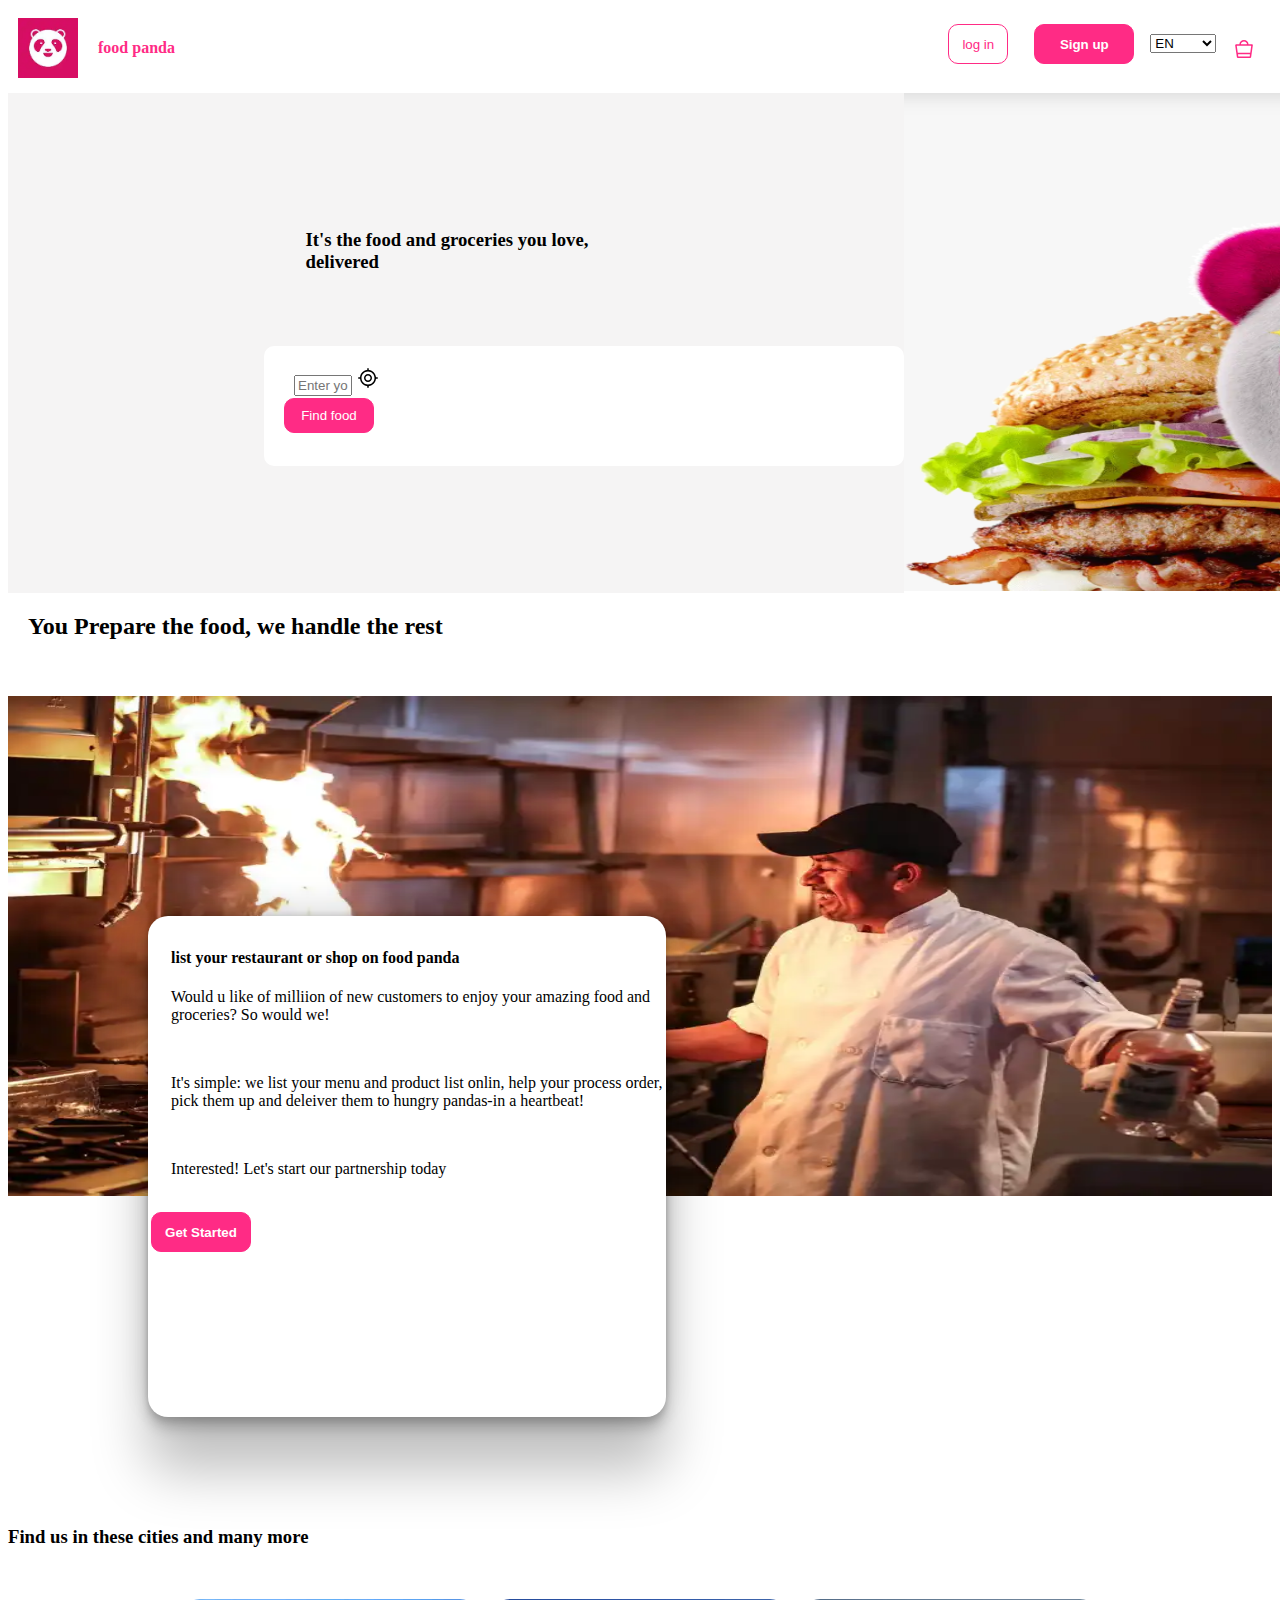
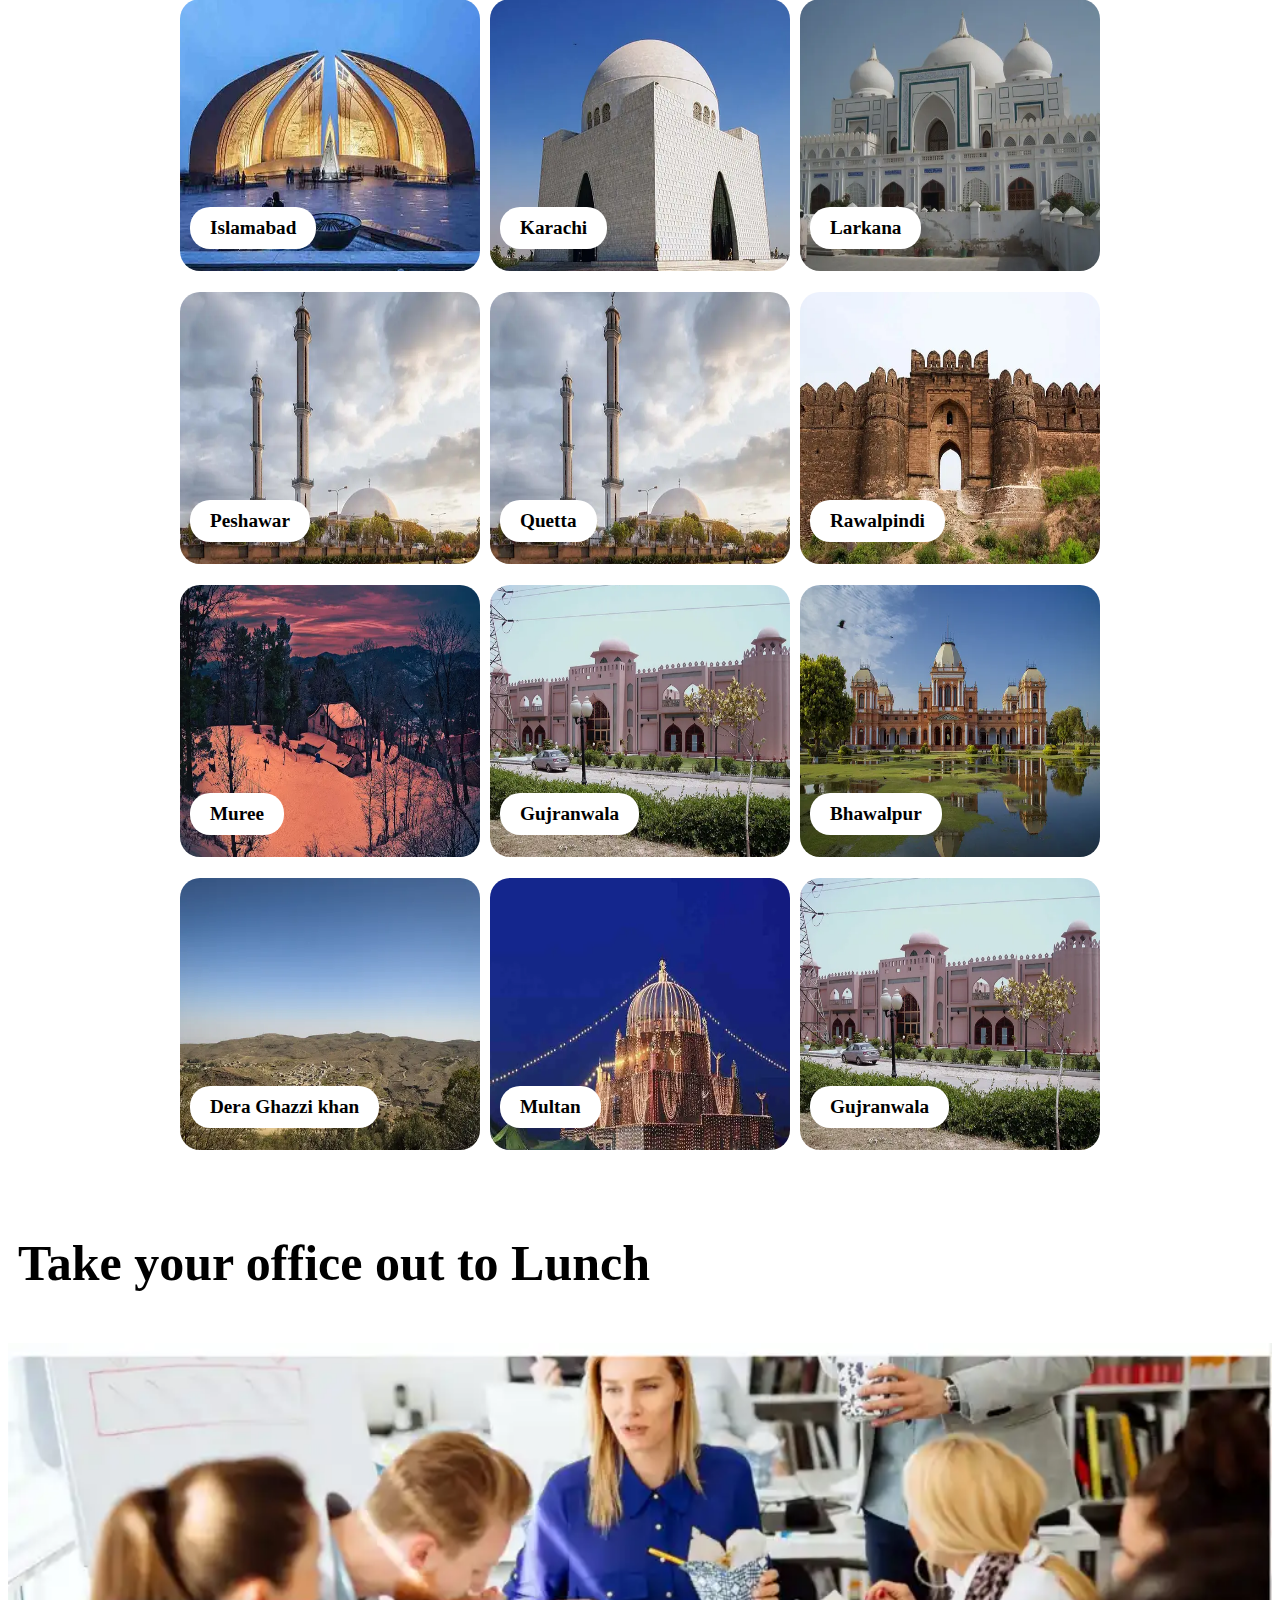
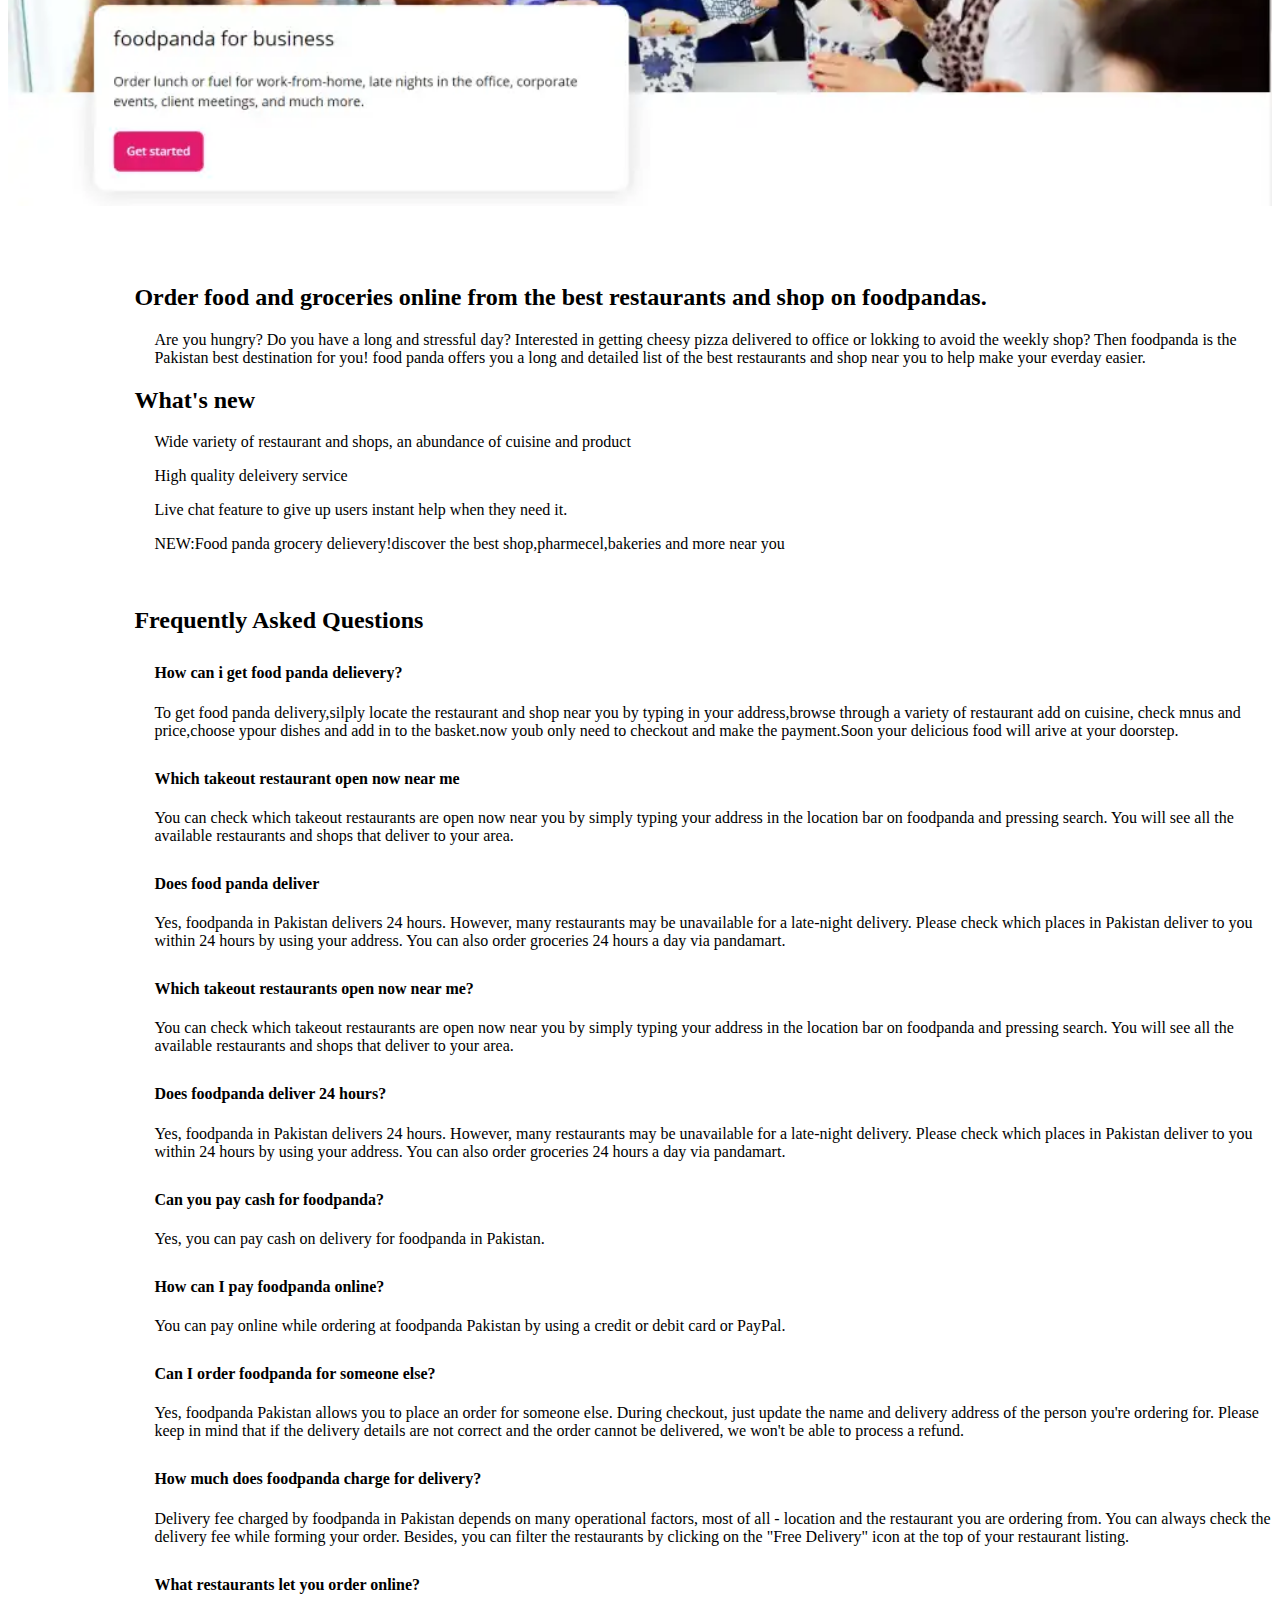
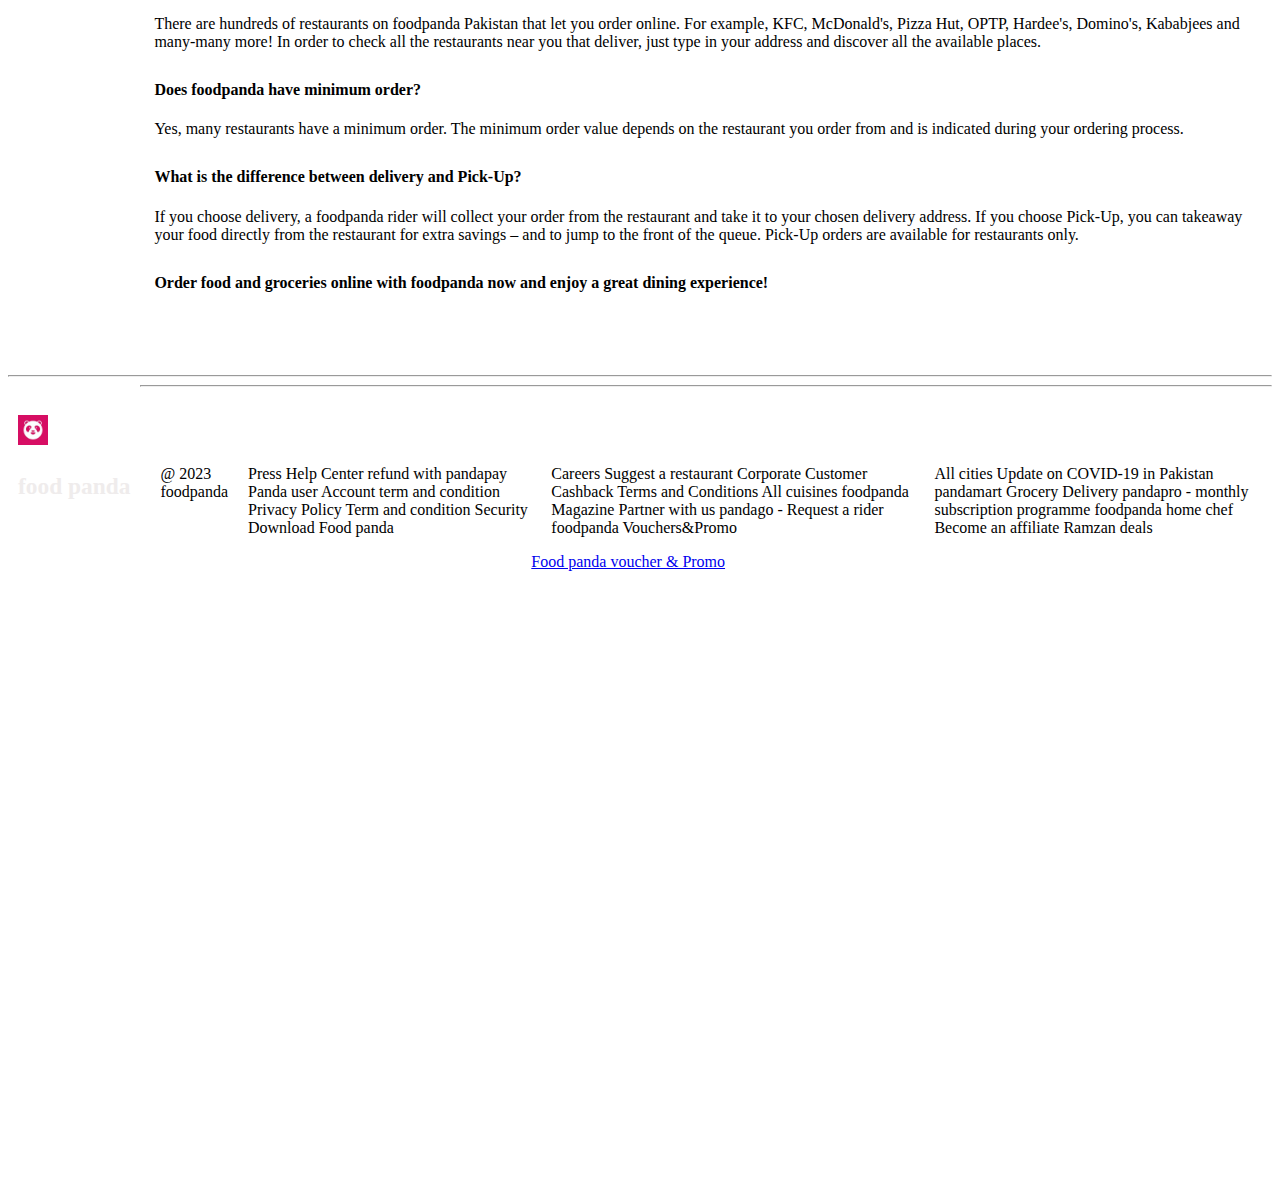
<file: index.html>
<!DOCTYPE html>
<html lang="en">

<head>
    <!-- Required meta tags -->
    <meta charset="utf-8">
    <meta name="viewport" content="width=device-width, initial-scale=1">

    <!-- Bootstrap CSS  -->
    <link href="https://cdn.jsdelivr.net/npm/bootstrap@5.0.2/dist/css/bootstrap.min.css" rel="stylesheet"
        integrity="sha384-EVSTQN3/azprG1Anm3QDgpJLIm9Nao0Yz1ztcQTwFspd3yD65VohhpuuCOmLASjC" crossorigin="anonymous">
    <link rel="stylesheet" href="style.css">
    <title>Food panda!</title>
</head>

<body>
  
    <div class="top" style="display: flex;">
        <div class="logo">
            <img src="./fd.jpeg" alt="picture" width="60px">
        </div>
        <br>
        <br>
        <div class="text">
            <h1 id="ass" d-flex>food panda</h1>
        </div>
        <div class="btn" style="margin-top: 1.3%; margin-left: 60%; display: flex;">
            <div class="sign">
                <a href="./signup.html"><button class="log">log in </button></a>

            </div>
            <div class="gap1"></div>
            <div class="login" style="margin-left: 10px;">
                <a href="./signup.html"><button class="log1">Sign up </button></a>

            </div>
        </div>
        <div class="gap1"></div>
        <div class="nav-search" style="margin-top: 1.9%;">
            <div class="lang" style="margin-top: 2.6%;">
                <select name="devices">
                    <option value="ipod">EN</option>
                    <option value="radio">English</option>
                </select>
            </div>

            <!-- <ul class="dropdown-menu " aria-labelledby="dropdownMenuButton2">
                <div><li><a class="drop-1" href="#">English</a></li>
                    </div>

            </ul> -->
        </div>
        <div class="gap1"></div>
        <div class="cart">
            <svg aria-hidden="true" focusable="false" class="fl-brand-primary" width="24" height="24"
                viewBox="0 0 24 24" xmlns="http://www.w3.org/2000/svg">
                <path fill-rule="evenodd" clip-rule="evenodd"
                    d="M12.0021 2C14.5418 2 16.4241 3.6512 16.5538 6.15854H19.8491C20.4014 6.15854 20.8491 6.60625 20.8491 7.15854C20.8491 7.20585 20.8457 7.25311 20.8391 7.29996L19.1248 19.1414C19.0544 19.6341 18.6325 20 18.1348 20H5.86942C5.37176 20 4.94984 19.6341 4.87947 19.1414L3.16518 7.29996C3.08707 6.75322 3.46697 6.24669 4.0137 6.16859C4.06055 6.16189 4.10781 6.15854 4.15513 6.15854L7.36129 6.16397C7.49108 3.65663 9.46248 2 12.0021 2ZM17.5607 16.25H6.44235C6.22143 16.25 6.04235 16.4291 6.04235 16.65C6.04235 16.669 6.04369 16.6879 6.04638 16.7067L6.25397 18.1567C6.28217 18.3537 6.45092 18.5 6.64993 18.5H17.3533C17.5523 18.5 17.7211 18.3537 17.7492 18.1566L17.9567 16.7066C17.988 16.488 17.836 16.2853 17.6174 16.254C17.5986 16.2513 17.5797 16.25 17.5607 16.25ZM18.8109 7.65854H5.19233C4.97142 7.65854 4.79233 7.83762 4.79233 8.05854C4.79233 8.32251 4.79367 8.09637 4.79635 8.11511L5.71793 14.4066C5.74609 14.6036 5.91486 14.75 6.11391 14.75H17.8891C18.0882 14.75 18.2569 14.6036 18.2851 14.4066L19.2069 8.11513C19.2381 7.89643 19.0862 7.69381 18.8675 7.66256C18.8487 7.65988 18.8298 7.65854 18.8109 7.65854ZM12.0021 3.40323C10.4163 3.40323 9.15495 4.32251 8.91234 5.80175C8.88507 5.96802 8.98943 6.12701 9.15495 6.15854C9.17377 6.16212 9.19289 6.16392 9.21204 6.1639L14.7134 6.15847C14.8772 6.15843 15.0099 6.02566 15.0099 5.86189C15.0099 5.84361 14.9631 5.82209 15.0049 5.80742C14.655 4.32251 13.5918 3.40323 12.0021 3.40323Z">
                </path>
            </svg>
        </div>
    </div>

    <body>

    <div class="note" style="display:flex;" height="70%">

        <div class="part-2">
            <h3 float="left" style="margin-top: 20%; margin-left: 12%; display: flex;">
                It's the food and groceries you love,
                <br>
                delivered
            </h3>
            <br>
            <br>
            <br>
            <div class="main_container">
                <div class="input-group">
                    <div class="input-group mb-3">
                        <input type="text" class="form-control" placeholder="Enter your address"
                            aria-label="Enter your address">

                        <span class="input-group-text"><svg aria-hidden="true" focusable="false" class="fl-none"
                                width="24" height="24" viewBox="0 0 24 24" xmlns="http://www.w3.org/2000/svg"
                                id="locate-me">
                                <path fill-rule="evenodd" clip-rule="evenodd"
                                    d="M12 2C12.4142 2 12.75 2.33579 12.75 2.75L12.7506 3.67925C12.7507 3.88008 12.8998 4.04968 13.0989 4.07562C13.1524 4.08259 13.1986 4.08909 13.2375 4.09514C16.6725 4.62856 19.3848 7.34731 19.9084 10.7855C19.9135 10.8188 19.9189 10.8575 19.9247 10.9019C19.9506 11.1011 20.1204 11.2502 20.3214 11.2502L21.25 11.25C21.6642 11.25 22 11.5858 22 12C22 12.4142 21.6642 12.75 21.25 12.75L20.3212 12.7506C20.1205 12.7507 19.951 12.8995 19.9249 13.0985C19.9211 13.1273 19.9175 13.1532 19.9141 13.1762C19.4013 16.6567 16.647 19.4078 13.1649 19.9158C13.145 19.9187 13.1228 19.9218 13.0984 19.925C12.8995 19.9511 12.7507 20.1206 12.7506 20.3213L12.75 21.25C12.75 21.6642 12.4142 22 12 22C11.5858 22 11.25 21.6642 11.25 21.25L11.2502 20.3213C11.2502 20.1203 11.1011 19.9505 10.9018 19.9246C10.8535 19.9183 10.8115 19.9124 10.7758 19.9069C7.33814 19.379 4.62167 16.6629 4.09327 13.2254C4.08776 13.1896 4.08184 13.1474 4.07552 13.0989C4.04958 12.8997 3.87997 12.7507 3.67912 12.7506L2.75 12.75C2.33579 12.75 2 12.4142 2 12C2 11.5858 2.33579 11.25 2.75 11.25L3.67818 11.2502C3.87895 11.2502 4.04865 11.1015 4.07487 10.9024C4.07777 10.8805 4.08053 10.8604 4.08317 10.8422C4.58738 7.36412 7.32923 4.61075 10.8016 4.08916C10.8307 4.08479 10.8642 4.08013 10.902 4.07519C11.1012 4.04909 11.2502 3.87936 11.2502 3.67848L11.25 2.75C11.25 2.33579 11.5858 2 12 2ZM12 5.5C8.41015 5.5 5.5 8.41015 5.5 12C5.5 15.5899 8.41015 18.5 12 18.5C15.5899 18.5 18.5 15.5899 18.5 12C18.5 8.41015 15.5899 5.5 12 5.5ZM12 8C14.2091 8 16 9.79086 16 12C16 14.2091 14.2091 16 12 16C9.79086 16 8 14.2091 8 12C8 9.79086 9.79086 8 12 8ZM12 9.5C10.6193 9.5 9.5 10.6193 9.5 12C9.5 13.3807 10.6193 14.5 12 14.5C13.3807 14.5 14.5 13.3807 14.5 12C14.5 10.6193 13.3807 9.5 12 9.5Z">
                                </path>
                            </svg></span>
                        <div class="gap"></div>
                        <div class="space.af">
                            <a href="https://maps.app.goo.gl/jz4EgwmJyNvwervB8"><button class="log2">Find food
                                </button></a>
                        </div>
                    </div>
                </div>

            </div>
            <!-- 
            <input type="text" class="form-control" placeholder="Enter your address"
                aria-label="Recipient's username with one button addons">&nbsp;&nbsp;&nbsp;&nbsp;&nbsp;&nbsp;&nbsp;&nbsp;
            <button class="btn btn-outline-secondary" type="button">Button</button> -->

            <br>

        </div>

        <div class="part-1">
            <img src="./Capture.PNG" alt="picture" width="900px" height="500px" float="left" align="center">
        </div>
    </div>

    <h2 style="margin-left:20px"> You Prepare the food, we handle the rest</h2>
    <br>
    <br>
    <div class="img">

        <img src="./fod.jpg" src="pic of chef" width="100%" height="500px">
        <!-- </div> -->
        <div class="overlap-box">
            <h4>list your restaurant or shop on food panda</h4>

            <p class="para">Would u like of milliion of new customers to enjoy your amazing food and groceries?
                So would we!
            </p>
            <br>

            <p class="para">It's simple: we list your menu and product list onlin,
                help your process order, pick them up and deleiver them to hungry pandas-in a heartbeat!
            </p>
            <br>
            <p class="para">Interested! Let's start our partnership today</p>
            <br>
            <a href="./get started.html"><button class="log1">Get Started </button></a>
        </div>
    </div>

    </div>

    <br>
    <br>
    <br>
    <br>
    <br>
    <br>

    <br>
    <br>
    <br>
    <br>
    <br>

    </div>
    <div class="cities">
        <h3>Find us in these cities and many more</h3>
        <div class="container_city" style="display: flex;">
            <a href="./islamabad.html">
                <div class="card">
                    <img src="./isl.jpg" alt="">
                    <p>Islamabad</p>
                </div>
            </a>

            <div class="card">
                <img src="./kar.jpg" alt="">
                <p>Karachi</p>
            </div>

            <div class="card">
                <img src="./lark.jpg" alt="">
                <p>Larkana</p>
            </div>
            <br>
            <br>
            <div class="card">
                <img src="./pes.jpg" alt="">
                <p>Peshawar</p>
            </div>
            <div class="card">
                <img src="./quet.jpg" alt="">
                <p>Quetta</p>
            </div>
            <div class="card">
                <img src="./raw.jpg" alt="">
                <p>Rawalpindi</p>
            </div>
            <div class="card">
                <img src="./mur.jpg" alt="">
                <p>Muree</p>
            </div>
            <div class="card">
                <img src="./guj.jpg" alt="">
                <p>Gujranwala</p>
            </div>
            <div class="card">
                <img src="./bah.jpg" alt="">
                <p>Bhawalpur</p>
            </div>
            <div class="card">
                <img src="./dera.jpg" alt="">
                <p>Dera Ghazzi khan</p>
            </div>
            <div class="card">
                <img src="./mul.jpg" alt="">
                <p>Multan</p>
            </div>
            <div class="card">
                <img src="./guj.jpg" alt="">
                <p>Gujranwala</p>
            </div>
        </div>

        <div class="fourth">


            <!-- <a><img src="./download.jpg" alt="im" width="90%" align="center"></a> -->
        </div>

        <h1>Take your office out to Lunch</h1>
        <br>
        <a><img src="./emp.jpg" alt="im" width="100%"></a>

    </div>
    <br>
    <br>
    <br>
    <div class="footer" style="margin: right 40%;">
        <h2>Order food and groceries online from the best restaurants and shop on foodpandas. </h2>

        <p>Are you hungry? Do you have a long and stressful day? Interested in getting cheesy pizza delivered to office
            or lokking to avoid
            the weekly shop? Then foodpanda is the Pakistan best destination for you! food panda offers you a long and
            detailed list of the best restaurants
            and shop near you to help make your everday easier.
        </p>

        <h2>What's new</h2>
        <p>Wide variety of restaurant and shops, an abundance of cuisine and product</p>
        <p>High quality deleivery service</p>
        <p>Live chat feature to give up users instant help when they need it.</p>
        <p>NEW:Food panda grocery delievery!discover the best shop,pharmecel,bakeries and more near you</p>

        <br>
        <h2>Frequently Asked Questions</h2>
        <h4>How can i get food panda delievery?</h4>
        <p>To get food panda delivery,silply locate the restaurant and shop near you by typing in your address,browse
            through a variety of restaurant add on cuisine,
            check mnus and price,choose ypour dishes and add in to the basket.now youb only need to checkout and make
            the payment.Soon your delicious food will arive at your doorstep.</p>
        </p>
        <h4>Which takeout restaurant open now near me</h4>
        <p>You can check which takeout restaurants are open now near you by simply typing your address in the location
            bar on foodpanda and pressing search. You will see all the available restaurants and shops that deliver to
            your area.</p>

        <h4>Does food panda deliver</h4>
        <p>Yes, foodpanda in Pakistan delivers 24 hours. However, many restaurants may be unavailable for a late-night
            delivery. Please check which places in Pakistan deliver to you within 24 hours by using your address. You
            can also order groceries 24 hours a day via pandamart.</p>
        <h4>Which takeout restaurants open now near me?</h4>
        <p>You can check which takeout restaurants are open now near you by simply typing your address in the location
            bar on foodpanda and pressing search. You will see all the available restaurants and shops that deliver to
            your area.
        </p>
        <h4>Does foodpanda deliver 24 hours?</h4>
        <p>Yes, foodpanda in Pakistan delivers 24 hours. However, many restaurants may be unavailable for a late-night
            delivery. Please check which places in Pakistan deliver to you within 24 hours by using your address. You
            can also order groceries 24 hours a day via pandamart.
        </p>
        <h4>Can you pay cash for foodpanda?</h4>
        <p>Yes, you can pay cash on delivery for foodpanda in Pakistan.</p>

        <h4>How can I pay foodpanda online?</h4>
        <p>You can pay online while ordering at foodpanda Pakistan by using a credit or debit card or PayPal.
        </p>
        <h4>Can I order foodpanda for someone else?</h4>
        <p>
        <p>Yes, foodpanda Pakistan allows you to place an order for someone else. During checkout, just update the name
            and delivery address of the person you're ordering for. Please keep in mind that if the delivery details are
            not correct and the order cannot be delivered, we won't be able to process a refund.
        </p>
        <h4>How much does foodpanda charge for delivery?</h4>
        <p>Delivery fee charged by foodpanda in Pakistan depends on many operational factors, most of all - location and
            the restaurant you are ordering from. You can always check the delivery fee while forming your order.
            Besides, you can filter the restaurants by clicking on the "Free Delivery" icon at the top of your
            restaurant listing.
        </p>
        <h4>What restaurants let you order online?</h4>
        <p>There are hundreds of restaurants on foodpanda Pakistan that let you order online. For example, KFC,
            McDonald's, Pizza Hut, OPTP, Hardee's, Domino's, Kababjees and many-many more! In order to check all the
            restaurants near you that deliver, just type in your address and discover all the available places.
        </p>
        <h4>Does foodpanda have minimum order?</h4>
        <p>Yes, many restaurants have a minimum order. The minimum order value depends on the restaurant you order from
            and is indicated during your ordering process.
        </p>
        <h4>What is the difference between delivery and Pick-Up?</h4>
        <p>If you choose delivery, a foodpanda rider will collect your order from the restaurant and take it to your
            chosen delivery address. If you choose Pick-Up, you can takeaway your food directly from the restaurant for
            extra savings – and to jump to the front of the queue. Pick-Up orders are available for restaurants only.
        </p>
        <h4>Order food and groceries online with foodpanda now and enjoy a great dining experience!</h4>
    </div>
    <br>
    <br>
    <br>

    <hr>
        <div class="effect logo">
            <p></p><img src="./fd.jpeg" alt="picture" width="30px">&nbsp;&nbsp;&nbsp;&nbsp;&nbsp;&nbsp; <h3 id="aaa">food panda</h3></p>
        </div>
            <hr>
            <br>
            <br>
            <br>

    <div class="footr_section" style="display: flex;">
        <div class="first-col">
            <p> @ 2023 foodpanda</p>
        </div>
        <div class="Second">
            <p>Press Help Center refund with pandapay Panda user Account term and condition Privacy Policy Term and
                condition
                Security Download Food panda
            </p>
        </div>

        <div class="third-col">
            <p>Careers Suggest a restaurant Corporate Customer Cashback Terms and Conditions All cuisines foodpanda
                Magazine Partner with us pandago - Request a rider foodpanda Vouchers&Promo</p>
            <a href="#">Food panda voucher & Promo</a>

        </div>

        <div class="end">
            <p>All cities Update on COVID-19 in Pakistan pandamart Grocery Delivery pandapro - monthly subscription
                programme foodpanda home chef Become an affiliate Ramzan deals</p>
        </div>
    </div>

</body>
</html>



<!-- Optional JavaScript; choose one of the two! -->

<!-- Option 1: Bootstrap Bundle with Popper -->
<script src="https://cdn.jsdelivr.net/npm/bootstrap@5.0.2/dist/js/bootstrap.bundle.min.js"
    integrity="sha384-MrcW6ZMFYlzcLA8Nl+NtUVF0sA7MsXsP1UyJoMp4YLEuNSfAP+JcXn/tWtIaxVXM"
    crossorigin="anonymous"></script>

<!-- Option 2: Separate Popper and Bootstrap JS -->
<!--
    <script src="https://cdn.jsdelivr.net/npm/@popperjs/core@2.9.2/dist/umd/popper.min.js" integrity="sha384-IQsoLXl5PILFhosVNubq5LC7Qb9DXgDA9i+tQ8Zj3iwWAwPtgFTxbJ8NT4GN1R8p" crossorigin="anonymous"></script>
    <script src="https://cdn.jsdelivr.net/npm/bootstrap@5.0.2/dist/js/bootstrap.min.js" integrity="sha384-cVKIPhGWiC2Al4u+LWgxfKTRIcfu0JTxR+EQDz/bgldoEyl4H0zUF0QKbrJ0EcQF" crossorigin="anonymous"></script>
    -->

</body>

</html>
</file>
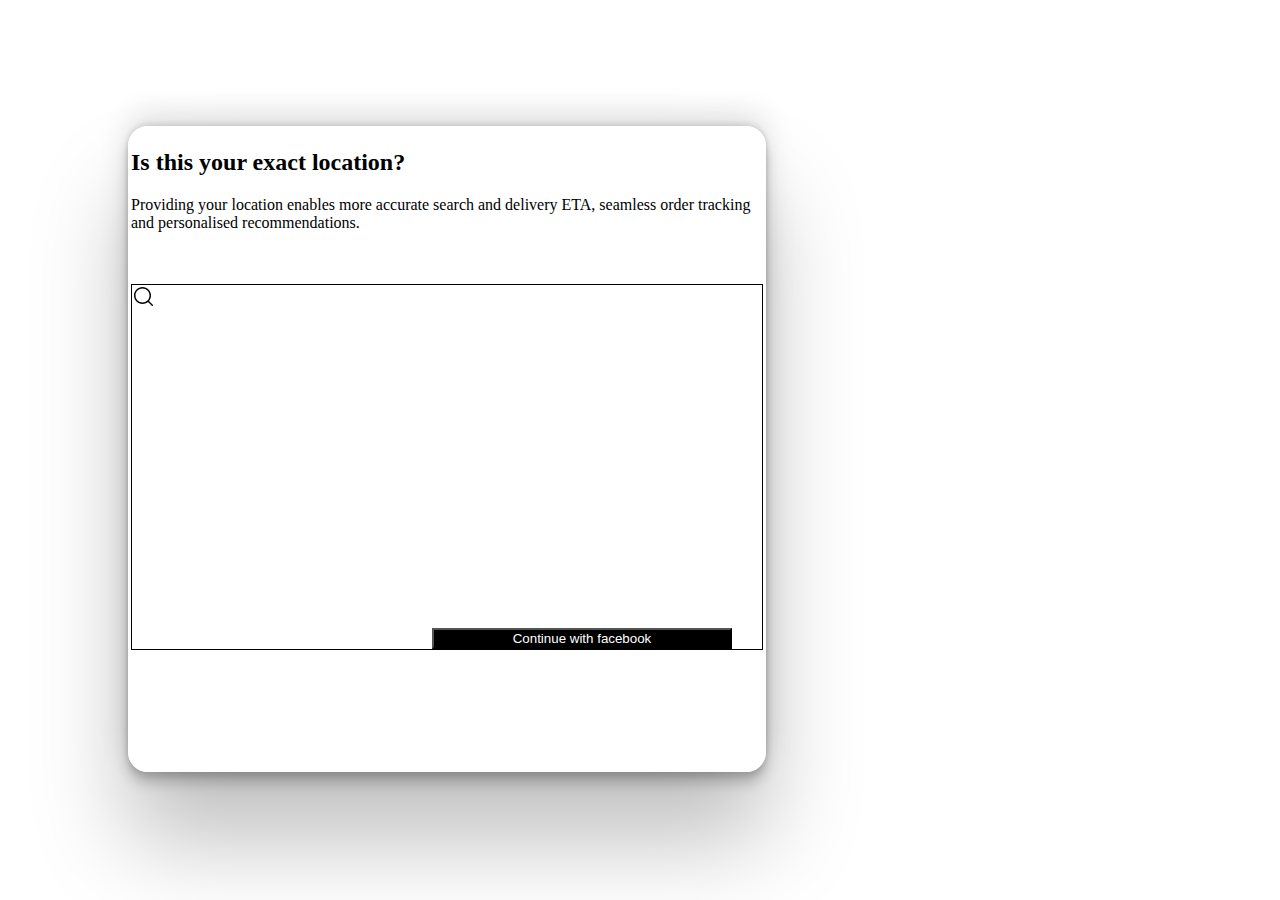
<file: find food.html>
<!DOCTYPE html>
<html lang="en">
<head>
    <meta charset="UTF-8">
    <meta name="viewport" content="width=device-width, initial-scale=1.0">
    <title>Document</title>
</head>
<style>
  .container{
    border: 3px solid rgba(255, 255, 255, 0.895);
    border-radius: 20px;
    box-shadow: rgba(0, 0, 0, 0.25) 0px 68px 95px, rgba(0, 0, 0, 0.12) 0px -12px 30px, rgba(0, 0, 0, 0.12) 0px 4px 6px, rgba(0, 0, 0, 0.17) 0px 12px 13px, rgba(0, 0, 0, 0.09) 0px -3px 5px;
    height:40rem;
    width: 50%;
    margin-left: 120px;
    margin-top: 10%;
  }
  .clearfix1 button{
    width:300px;
    background-color: black;
    color: white;
    margin-left: 300px;
    height:100%;
margin-top: 50%;}
.section{
    background-color: white;
}
.link{
    background-image: url("https://maps.app.goo.gl/jz4EgwmJyNvwervB8");
    background-repeat: no-repeat;
    height: 50%;
    border: 1px solid;
}

</style>
<body>
    <div class="container">
        <div class="header">
            <h2>Is this your exact location?</h2>
            <p>Providing your location enables more accurate search and delivery ETA, seamless order tracking and personalised recommendations.</p>
       
      
        <br>
        <br>
        <div class="link">
        <div class=section>
            <svg aria-hidden="true" focusable="false" class="fl-none" width="24" height="24" viewBox="0 0 24 24" xmlns="http://www.w3.org/2000/svg"><path fill-rule="evenodd" clip-rule="evenodd" d="M10.5 2C15.1944 2 19 5.80558 19 10.5C19 12.4076 18.3716 14.1684 17.3106 15.5867C17.2902 15.614 17.2661 15.6455 17.2383 15.6811C17.1139 15.8403 17.1279 16.0674 17.2708 16.2102L20.8386 19.7747C21.1316 20.0675 21.1318 20.5424 20.839 20.8354C20.5728 21.1018 20.1562 21.1261 19.8625 20.9084L19.7783 20.8358L16.2103 17.2705C16.0675 17.1279 15.8408 17.114 15.6817 17.2381C15.655 17.2588 15.6311 17.2772 15.6099 17.2932C14.1876 18.3648 12.418 19 10.5 19C5.80558 19 2 15.1944 2 10.5C2 5.80558 5.80558 2 10.5 2ZM10.5 3.5C6.63401 3.5 3.5 6.63401 3.5 10.5C3.5 14.366 6.63401 17.5 10.5 17.5C14.366 17.5 17.5 14.366 17.5 10.5C17.5 6.63401 14.366 3.5 10.5 3.5Z"></path></svg>

         </a>
         <div class="clearfix1" >
         
            <button type="submit" class="Continue with facebook">Continue with facebook</button>
          </div>
        </div>
        
    </div>  
        </div>
    </div>
</body>
</html>
</file>
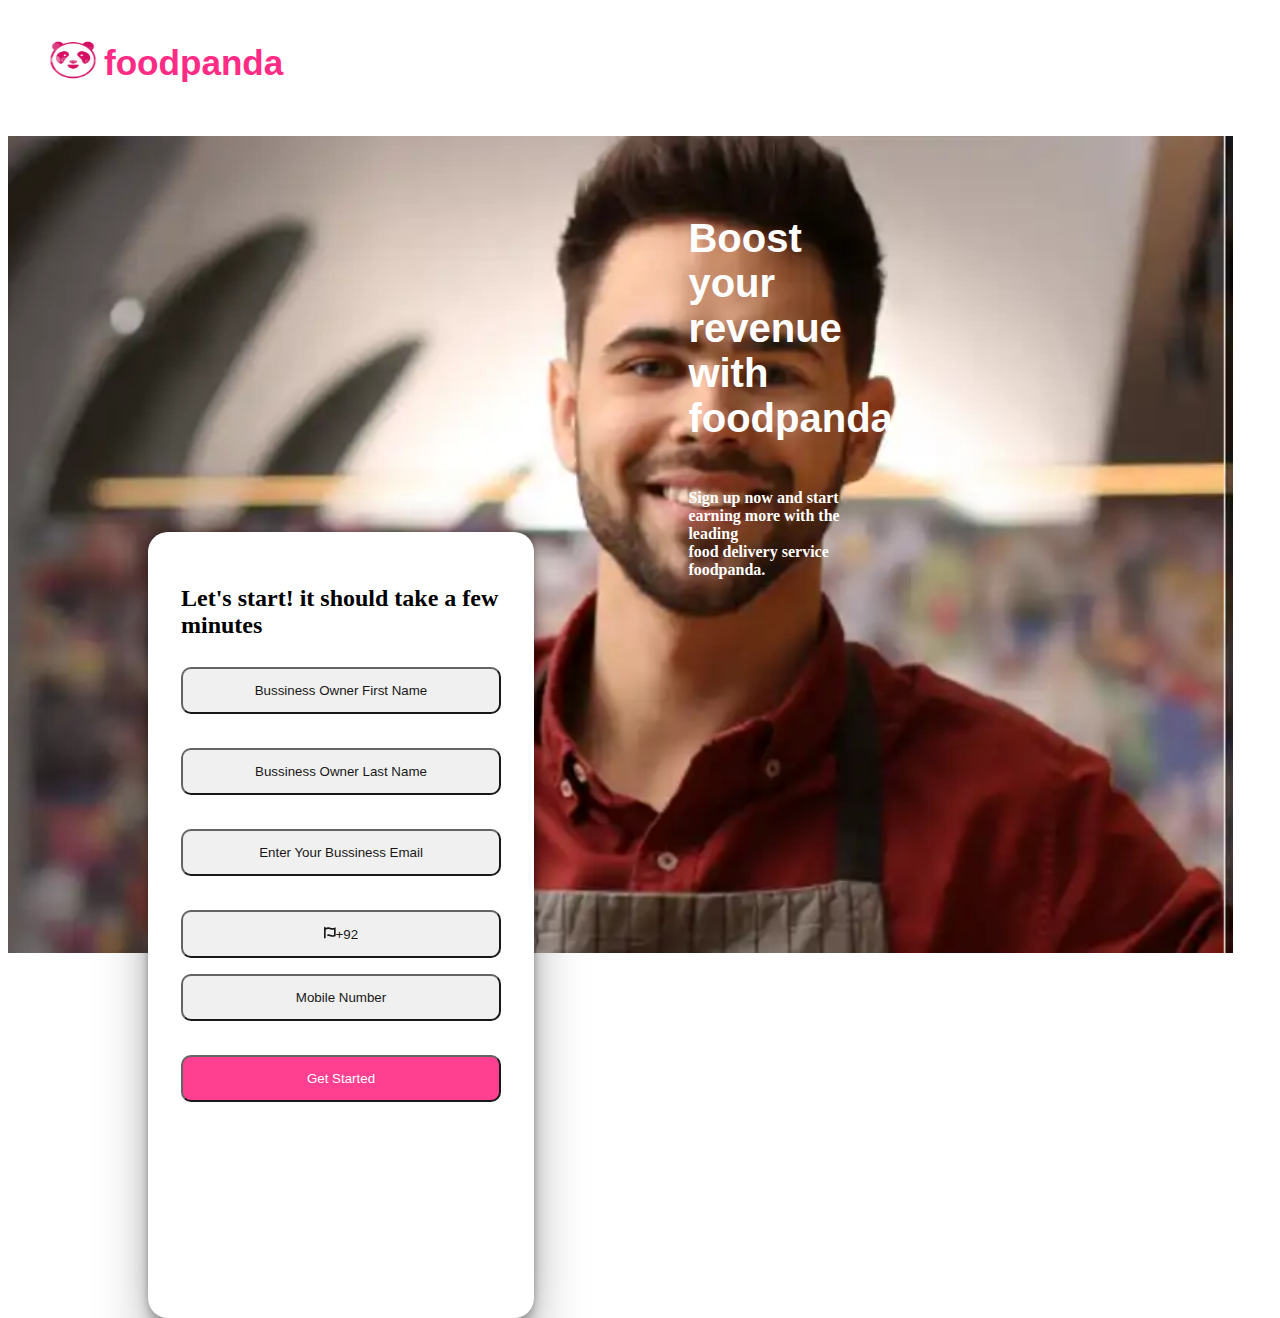
<file: get started.html>
<!DOCTYPE html>
<html lang="en">

<head>
    <meta charset="UTF-8">
    <meta name="viewport" content="width=device-width, initial-scale=1.0">
    <title>Document</title>
</head>
<style>
    header {

        height: 50%;

    }

    .logo {
        margin-top: 32px;
        margin-left: 40px;
        width: 40px;
        height: 30px;
    }

    .text {
        font-size: 30px;
        font-weight: bold;
        color: #ff2b85;
        font-family: Arial, Helvetica, sans-serif
    }

    .space {
        width: 1rem;

    }

    .section {
        width: 70%;
        height: 50%
    }

    .pic-1 {
        width: 200rem;
    }

    h1 {
        margin-top: 80px;
        color: White;
        font-weight: bold;
        font-family: Arial, Helvetica, sans-serif;
        font-size: 40px;

    }

    h4 {
        color: White;
        float: left;
    }

    .overlap-box {
        position: absolute;
        top: 20px;
        left: 20px;
        background-color: white;
        /* Adjust the color and opacity as needed */
        /* padding: 10px;
    z-index: 2; /* Set the stacking order higher than the image (e.g., 1) */
        color: black;
        margin-top: 40%;
        height: 80%;
        width: 25%;
        margin-left: 10%;
        border: 3px solid rgba(255, 255, 255, 0.895);
        border-radius: 20px;
        padding: 30px;
        box-shadow: rgba(0, 0, 0, 0.25) 0px 54px 55px, rgba(0, 0, 0, 0.12) 0px -12px 30px, rgba(0, 0, 0, 0.12) 0px 4px 6px, rgba(0, 0, 0, 0.17) 0px 12px 13px, rgba(0, 0, 0, 0.09) 0px -3px 5px;
    }

    .overlap-box .btn {
        width: 30%;
        height: 30px;
        border: 1 px solid white;
        border-radius: 30px;
    }

    .clearfix button {
        width: 300px;
        background-color: white;
        color: black;
        text-align: inherit;
        margin-left: 580px;

    }

    button {
        padding: 14px 20px;
        margin: 8px 0;
        border: 1 px solid;
        border-radius: 10px;
        cursor: pointer;
        width: 100%;
        opacity: 0.9;
    }

    button:hover {
        opacity: 1;
    }

    .log1 {
        background-color: #ff2b85;
        color: #ffff;
    }

    .space1 {
        width: 1rem;
    }
    .text-1 h1{
        float: left;

    }

</style>

<body>
    <header style="display: flex;">
        <div class="logo">
            <img src="./logo.jpg" alt="pic of panda" width="50px" height="40px">
        </div>
        <div class="space"></div>
        <div class="text">
            <h3>foodpanda</h3>
        </div>
    </header>

    <br>

    <div class="section" style="display: flex;">
       
    <div class="pic-1">
            <img src="./img.jpg" alt="pic" width="180%" height="100%">
        </div>
        <div class="text-1">
            <h1>Boost your revenue with foodpanda </h1>
            <br>
            <h4>Sign up now and start earning more
                with the leading <br>food delivery service foodpanda.</h4>
            <div>

                <div class="overlap-box">
                    <h2>Let's start! it should take a few minutes</h2>

                    <div class="clearfix1">

                        <button type="submit" class="Continue with facebook"
                            aria-placeholder="Bussiness Owner First Name">Bussiness Owner First Name</button>
                    </div>
                    <br>

                    <div class="clearfix2" align="center">

                        <button type="submit" class="signupbtn">Bussiness Owner Last Name</button>
                    </div>
                    <br>
                    <div class="clearfix3" align="center">
                        <button type="submit" class="signupbtn">Enter Your Bussiness Email</button>
                    </div>
                    <br>
                    <div class="list">
                        <div class="item1" style="display: flex;">
                            <button type="submit" class="signupbtn" width="10px"><svg xmlns="http://www.w3.org/2000/svg"
                                    height="1em"
                                    viewBox="0 0 448 512"><!--! Font Awesome Free 6.4.2 by @fontawesome - https://fontawesome.com License - https://fontawesome.com/license (Commercial License) Copyright 2023 Fonticons, Inc. -->
                                    <path
                                        d="M448 48V384C385 407 366 416 329 416C266 416 242 384 179 384C159 384 143 388 128 392V328C143 324 159 320 179 320C242 320 266 352 329 352C349 352 364 349 384 343V135C364 141 349 144 329 144C266 144 242 112 179 112C128 112 104 133 64 141V448C64 466 50 480 32 480S0 466 0 448V64C0 46 14 32 32 32S64 46 64 64V77C104 69 128 48 179 48C242 48 266 80 329 80C366 80 385 71 448 48Z" />
                                </svg>+92</button>
                        </div>
                        <div class="space1"></div>
                        <div class="item">
                            <button type="submit" class="signupbtn" width="30px">Mobile Number</button>
                        </div>
                    </div>
                    <br>
                    <button class="log1"> Get Started</button>
                </div>
            </div>
            <br>
            <br>
            <br>
            <br>

            <!-- <div class="container">
    <div class="box">
        <div class="max-w-sm rounded overflow-hidden shadow-lg">
            <img class="w-full" src="/img/card-top.jpg" alt="Sunset in the mountains">
            <div class="px-6 py-4">
              <div class="font-bold text-xl mb-2">The Coldest Sunset</div>
              <p class="text-gray-700 text-base">
                Lorem ipsum dolor sit amet, consectetur adipisicing elit. Voluptatibus quia, nulla! Maiores et perferendis eaque, exercitationem praesentium nihil.
              </p>
            </div>
            <div class="px-6 pt-4 pb-2">
              <span class="inline-block bg-gray-200 rounded-full px-3 py-1 text-sm font-semibold text-gray-700 mr-2 mb-2">#photography</span>
              <span class="inline-block bg-gray-200 rounded-full px-3 py-1 text-sm font-semibold text-gray-700 mr-2 mb-2">#travel</span>
              <span class="inline-block bg-gray-200 rounded-full px-3 py-1 text-sm font-semibold text-gray-700 mr-2 mb-2">#winter</span>
            </div>
          </div>
    </div>
</div> -->
</body>

</html>

<!-- 
<img src="../resource/FoodpandaResourceV2/FoodpandaResourceV2/images/new_design/pakistan_flag.svg"> -->
</file>
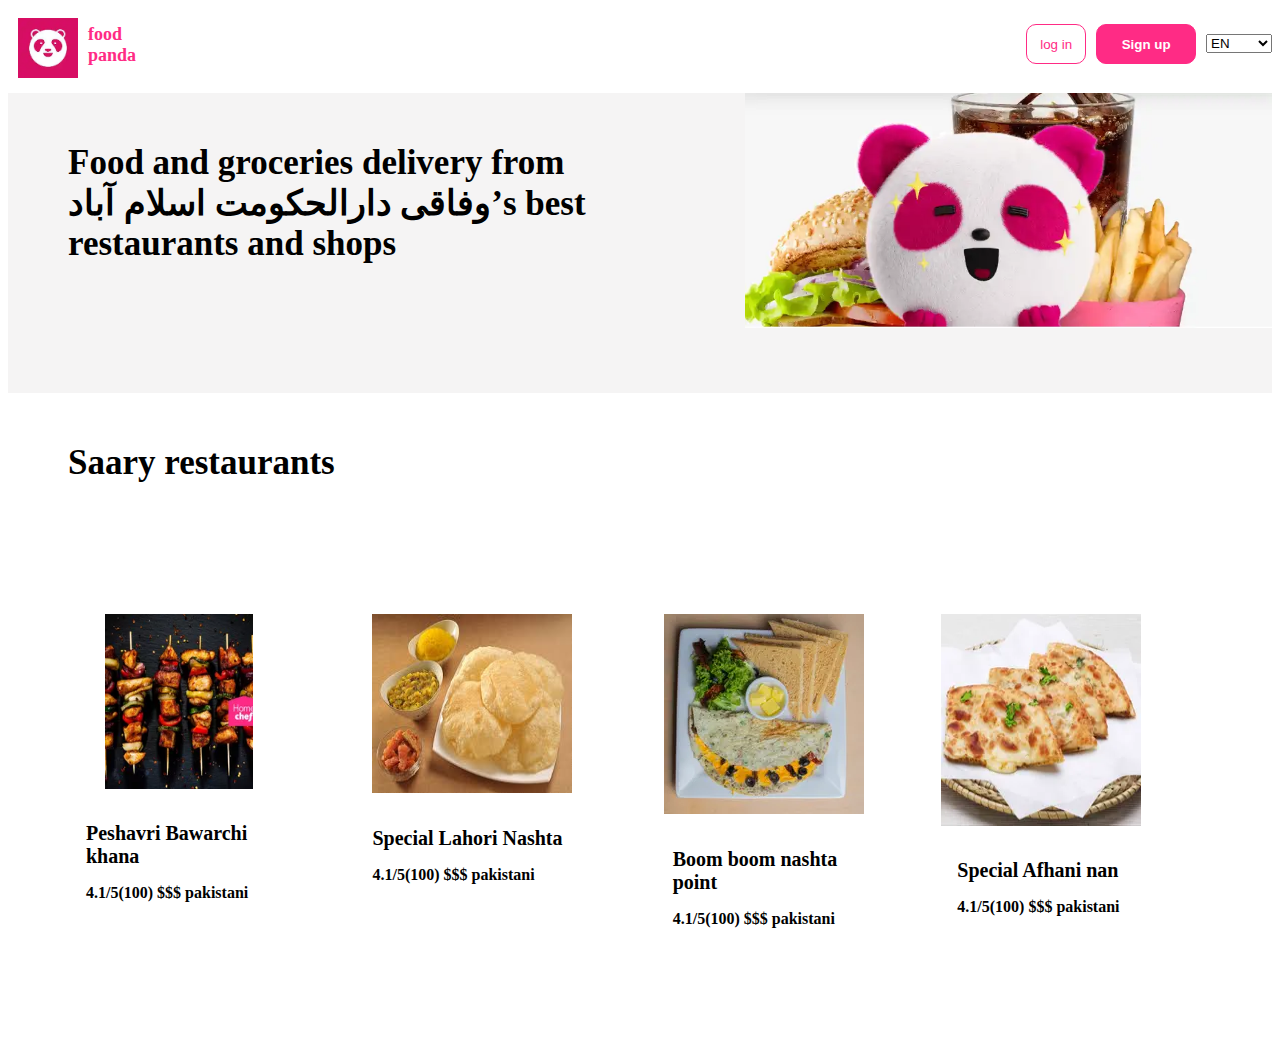
<file: islamabad.html>
<!DOCTYPE html>
<html lang="en">

<head>
    <meta charset="UTF-8">
    <meta name="viewport" content="width=<div>>, initial-scale=1.0">
    <title>Document</title>
</head>
<style>
    .top {
        background-color: white;
        display: flex;
    }

    .logo {
        float: left;
        font-size: 20px;
        margin: 10px;
    }

    .drop-1 {
        margin-left: 30px;
        text-decoration: none;
    }


    .part-1 {
        float: left;
    }

    h3 {
        font-size: 50px;
        margin-left: 10px;
        font-family: 'Times New Roman', Times, serif;
        margin-top: 5%;
    }

    #ass {
        color: #ff2b85;
        font-family: 'Times New Roman', Times, serif;
        font-size: 18px;
        margin-top: 30%;
        font-weight: bold;
    }

    .sign {
        text-decoration: none;
        list-style-type: none;
        color: #ff2b85;
    }

    .back {
        background-color: antiquewhite;
    }

    .form-control {
        margin-left: 30px;
        width: 60%;
    }

    .btn btn-outline-secondary {
        margin-left: 30px;
    }

    .main {
        background-color: rgba(245, 243, 243, 0.954);
    }

    .head-2 {
        background-color: rgba(237, 234, 234, 0.954);
        height: 300px;
        width: auto;
    }

    .btn2 {
        background-color: #ff2b85;
        ;
    }


    h1 {
        font-size: 35px;
        font-family: 'Times New Roman', Times, serif;
        float: left;
        margin-block-start: 0.67em;
        margin-block-end: 0.67em;
        margin-inline-start: 0px;
        margin-inline-end: 0px;
        margin-top: 50px;
        margin-left: 60px;

    }

    .space {
        width: 10rem;
        height: 300px;

        background-color: rgba(245, 243, 243, 0.954);
    }

    .log {
        width: 60px;
        height: 40px;
        border: 1px solid #ff2b85;
        margin-bottom: -2em;
        border-radius: 10px;
        color: #ff2b85;
        background-color: white;
    }

    .log1 {
        width: 100px;
        height: 40px;
        border: 1px solid #ff2b85;
        margin-bottom: -0.9em;
        border-radius: 10px;
        color: white;
        background-color: #ff2b85;
        font-weight: bold;
    }

    .img-card {
        padding: 30px;
        margin-right: 70px;
        float: left;
        justify-content: left;

    }

    .card {
        padding: 3rem;
        display: flex;
        flex-wrap: wrap;
        justify-content: center;
        align-items: left;
        margin-top: 30px;
    }

    .space1 {
        width: 1rem;

    }

    .overlap {
        position: absolute;
        top: 20px;
        left: 20px;
        background-color: red;
        /* Adjust the color and opacity as needed */
        /* padding: 10px;
    z-index: 2; /* Set the stacking order higher than the image (e.g., 1) */
        color: white;
        margin-top: 10%;
        margin-left: 10%;
        border: 3px solid rgba(255, 255, 255, 0.895);
        border-radius: 20px;

        box-shadow: rgba(0, 0, 0, 0.25) 0px 54px 55px, rgba(0, 0, 0, 0.12) 0px -12px 30px, rgba(0, 0, 0, 0.12) 0px 4px 6px, rgba(0, 0, 0, 0.17) 0px 12px 13px, rgba(0, 0, 0, 0.09) 0px -3px 5px;
    }

    h5 {
        font-weight: bold;
        font-size: 20px;
    }

    p {
        font-size: 16px;
        float: left;

    }
   .gap1{
    width: 1rem;
   }
</style>

<body>
    <div class="top" style="display: flex;">
        <div class="logo">
            <img src="./fd.jpeg" alt="picture" width="60px">
        </div>
        <br>
        <br>
        <div class="text">
            <h2 id="ass">food panda</h2>
        </div>
        <div class="btn" style="margin-top: 1.3%; margin-left: 70%; display: flex;">
            <div class="sign">
                <a href="./signup.html"><button class="log">log in </button></a>

            </div>
            <div class="login" style="margin-left: 10px;">
                <a href="./signup.html"><button class="log1">Sign up </button></a>

            </div>
        </div>
        <div class="gap1"></div>
        <div class="nav-search" style="margin-top: 1.9%;">
            <div class="lang" style="margin-top: 2.5%;">
                <select name="devices">
                    <option value="ipod">EN</option>
                    <option value="radio">English</option>
                </select>
            </div>
        
        </div>
    </div>

    <div class="main" style="display: flex;">
        <div class="hear-2">
            <h1>Food and groceries delivery from
                <br>وفاقی دارالحکومت اسلام آباد’s best restaurants and shops
            </h1>
        </div>
        <div class="space"></div>
        <div class="head-1">
            <img src="./pic1.jpg" alt="img1" width="100%">
        </div>

    </div>

    <div class="img-section">
        <h1>Saary restaurants</h1>

        <div class="img-card" style="display: flex;">
            <div class="card"><img src="./bhi.jpg" alt="crd1" width="80%">
                <h5>Peshavri Bawarchi khana <p> 4.1/5(100)
                        $$$ pakistani</p>
                </h5>

            </div>
            <div class="space1"></div>

            <div class="card"><img src="./nas.jpg" alt="crd1" width="100%">
                <h5>Special Lahori Nashta <p> 4.1/5(100)
                        $$$ pakistani</p>
                </h5>
            </div>
            <div class="space1"></div>

            <div class="card"><img src="./boom.jpg" alt="crd1" width="150%">
                <h5>Boom boom nashta point<p> 4.1/5(100)
                        $$$ pakistani</p>
                </h5>
            </div>
            <div class="space1"></div>
            <div class="card"><img src="./nan.jpg" alt="crd1" width="150%">
                <h5>Special Afhani nan<p> 4.1/5(100)
                        $$$ pakistani</p>
                </h5>
            </div>
        </div>




</body>

</html>
</file>
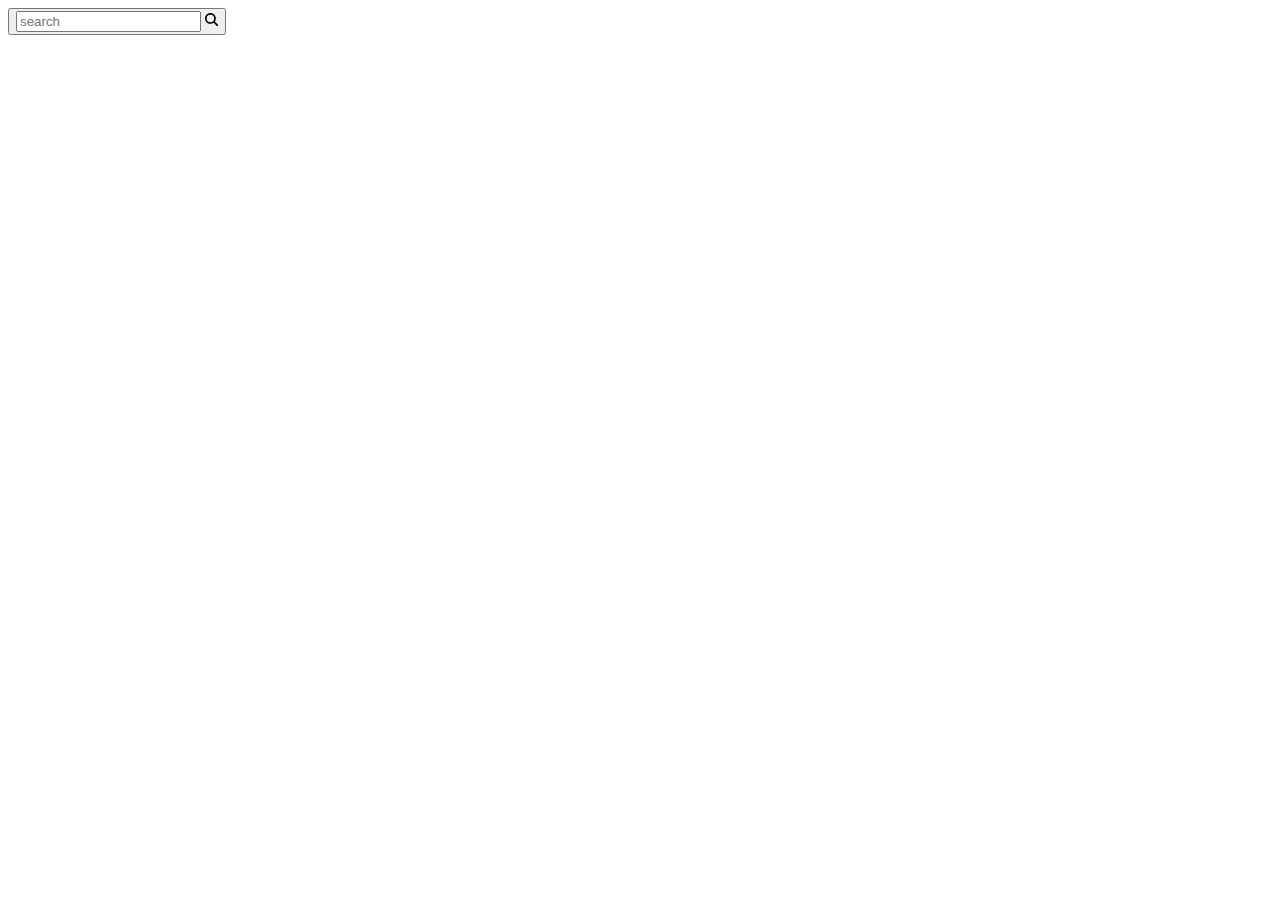
<file: lacotion.html>
<!DOCTYPE html>
<html lang="en">
<head>
    <meta charset="UTF-8">
    <meta name="viewport" content="width=<device-width>, initial-scale=1.0">
    <title>Document</title>
</head>
<body>
    <div class="button">
        <button><input type="text" name="search" placeholder="search">
            <svg xmlns="http://www.w3.org/2000/svg" height="1em" viewBox="0 0 512 512"><!--! Font Awesome Free 6.4.2 by @fontawesome - https://fontawesome.com License - https://fontawesome.com/license (Commercial License) Copyright 2023 Fonticons, Inc. --><path d="M416 208c0 45.9-14.9 88.3-40 122.7L502.6 457.4c12.5 12.5 12.5 32.8 0 45.3s-32.8 12.5-45.3 0L330.7 376c-34.4 25.2-76.8 40-122.7 40C93.1 416 0 322.9 0 208S93.1 0 208 0S416 93.1 416 208zM208 352a144 144 0 1 0 0-288 144 144 0 1 0 0 288z"/></svg>
        </button>
    </div>
</body>
</html>
</file>
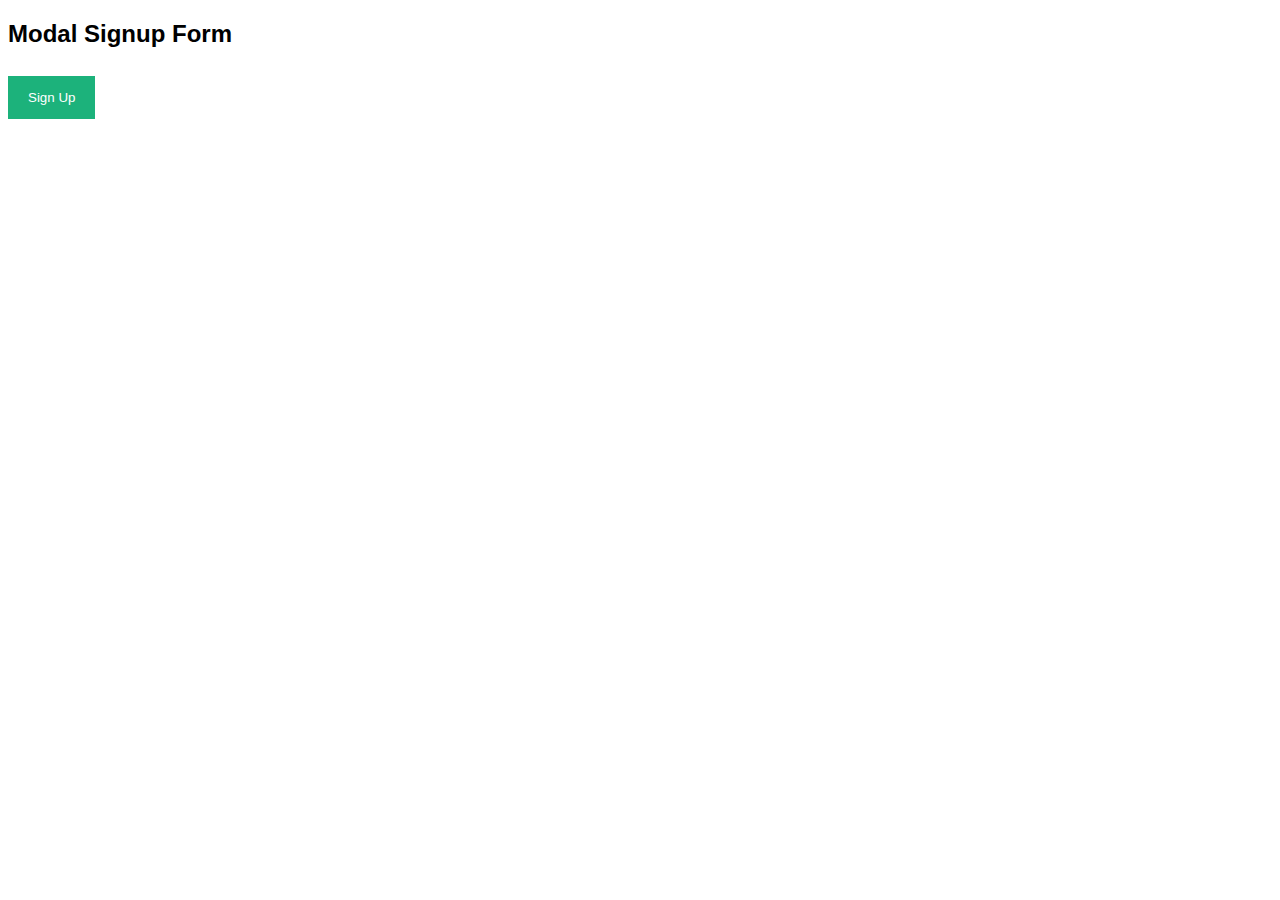
<file: login.html>
<!DOCTYPE html>
<html>
<style>
body {font-family: Arial, Helvetica, sans-serif;}
* {box-sizing: border-box;}

/* Full-width input fields */
input[type=text], input[type=password] {
  width: 100%;
  padding: 15px;
  margin: 5px 0 22px 0;
  display: inline-block;
  border: none;
  background: #f1f1f1;
}

/* Add a background color when the inputs get focus */
input[type=text]:focus, input[type=password]:focus {
  background-color: #ddd;
  outline: none;
}

/* Set a style for all buttons */
button {
  background-color: #04AA6D;
  color: white;
  padding: 14px 20px;
  margin: 8px 0;
  border: none;
  cursor: pointer;
  width: 100%;
  opacity: 0.9;
}

button:hover {
  opacity:1;
}

/* Extra styles for the cancel button */
.cancelbtn {
  padding: 14px 20px;
  background-color: #f44336;
}

/* Float cancel and signup buttons and add an equal width */
.cancelbtn, .signupbtn {
  float: left;
  width: 50%;
}

/* Add padding to container elements */
.container {
  padding: 16px;
}

/* The Modal (background) */
.modal {
  display: none; /* Hidden by default */
  position: fixed; /* Stay in place */
  z-index: 1; /* Sit on top */
  left: 0;
  top: 0;
  width: 100%; /* Full width */
  height: 100%; /* Full height */
  overflow: auto; /* Enable scroll if needed */
  background-color: #474e5d;
  padding-top: 50px;
}

/* Modal Content/Box */
.modal-content {
  background-color: #fefefe;
  margin: 5% auto 15% auto; /* 5% from the top, 15% from the bottom and centered */
  border: 1px solid #888;
  width: 80%; /* Could be more or less, depending on screen size */
}

/* Style the horizontal ruler */
hr {
  border: 1px solid #f1f1f1;
  margin-bottom: 25px;
}
 
/* The Close Button (x) */
.close {
  position: absolute;
  right: 35px;
  top: 15px;
  font-size: 40px;
  font-weight: bold;
  color: #f1f1f1;
}

.close:hover,
.close:focus {
  color: #f44336;
  cursor: pointer;
}

/* Clear floats */
.clearfix::after {
  content: "";
  clear: both;
  display: table;
}

/* Change styles for cancel button and signup button on extra small screens */
@media screen and (max-width: 300px) {
  .cancelbtn, .signupbtn {
     width: 100%;
  }
}
</style>
<body>

<h2>Modal Signup Form</h2>

<button onclick="document.getElementById('id01').style.display='block'" style="width:auto;">Sign Up</button>

<div id="id01" class="modal">
  <span onclick="document.getElementById('id01').style.display='none'" class="close" title="Close Modal">&times;</span>
  <form class="modal-content" action="/action_page.php">
    <div class="container">
      <h1>Sign Up</h1>
      <p>Please fill in this form to create an account.</p>
      <hr>
      <label for="email"><b>Email</b></label>
      <input type="text" placeholder="Enter Email" name="email" required>

      <label for="psw"><b>Password</b></label>
      <input type="password" placeholder="Enter Password" name="psw" required>

      <label for="psw-repeat"><b>Repeat Password</b></label>
      <input type="password" placeholder="Repeat Password" name="psw-repeat" required>
      
      <label>
        <input type="checkbox" checked="checked" name="remember" style="margin-bottom:15px"> Remember me
      </label>

      <p>By creating an account you agree to our <a href="#" style="color:dodgerblue">Terms & Privacy</a>.</p>

      <div class="clearfix">
        <button type="button" onclick="document.getElementById('id01').style.display='none'" class="cancelbtn">Cancel</button>
        <button type="submit" class="signupbtn">Sign Up</button>

        <p>By signing up,you agree to our term and condition and privacy policy</p>
      </div>
    </div>
  </form>
</div>

<script>
// Get the modal
var modal = document.getElementById('id01');

// When the user clicks anywhere outside of the modal, close it
window.onclick = function(event) {
  if (event.target == modal) {
    modal.style.display = "none";
  }
}
</script>

</body>
</html>
</file>
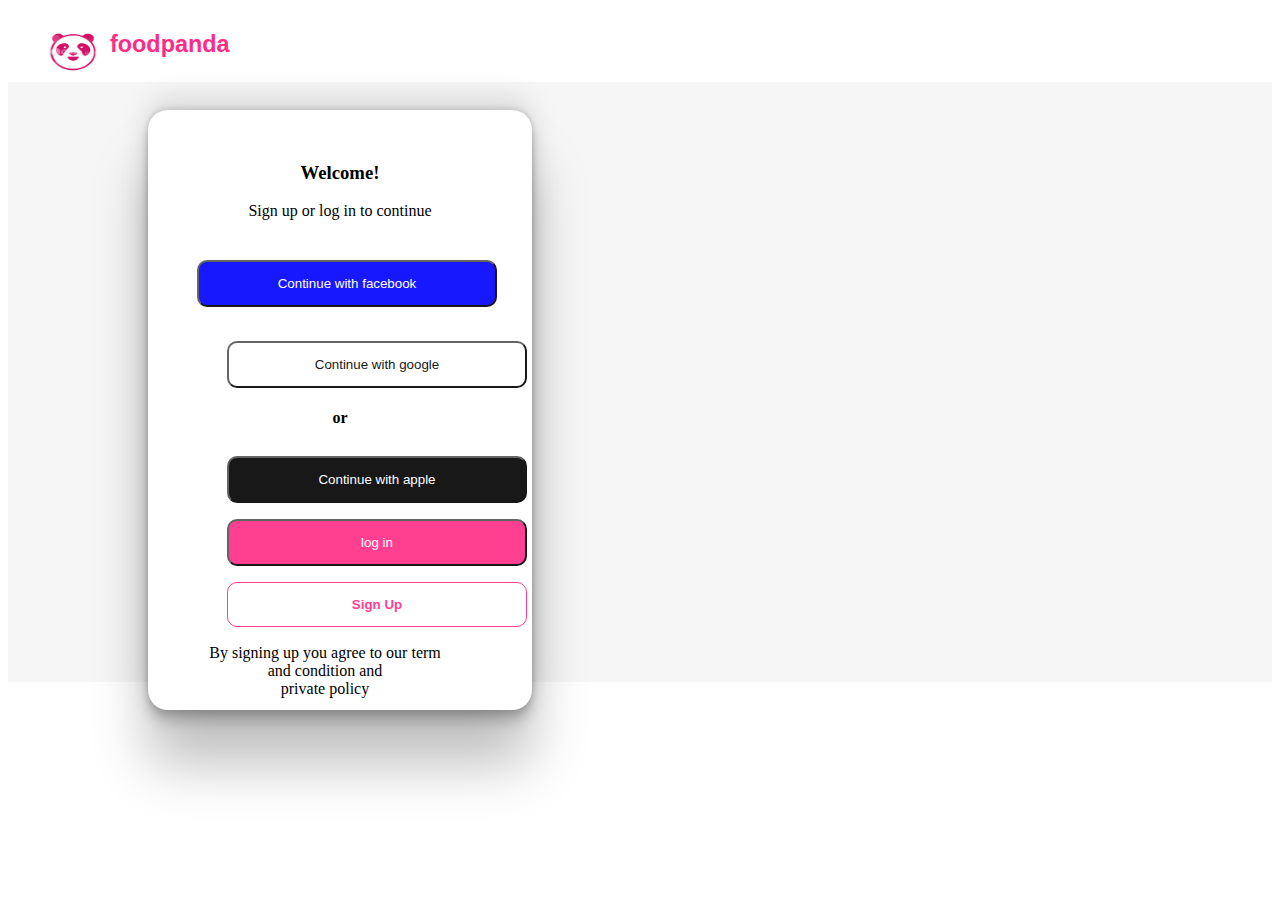
<file: signup.html>
<!DOCTYPE html>
    <html lang="en">
    <head>
      <meta charset="UTF-8">
      <meta name="viewport" content="width=device-width, initial-scale=1.0">
      <title>Document</title>
    </head>
  <style>
    * {box-sizing: border-box}

/* Full-width input fields */
  input[type=text], input[type=password] {
  width: 100%;
  padding: 15px;
  margin: 5px 0 22px 0;
  display: inline-block;
  border: none;
  background: #f1f1f1;
}

input[type=text]:focus, input[type=password]:focus {
  background-color: #ddd;
  outline: none;
  box-shadow: rgba(50, 50, 93, 0.25) 0px 50px 100px -20px, rgba(0, 0, 0, 0.3) 0px 30px 60px -30px;
}


  

/* Set a style for all buttons */
button {
  padding: 14px 20px;
  margin: 8px 0;
  border: 1 px solid;
  border-radius: 10px;
  cursor: pointer;
  width: 100%;
  opacity: 0.9;
}

button:hover {
  opacity:1;
}
.clearfix1 button{
  width:300px;
  background-color: blue;
  color: white;


}
.clearfix2 button{
  width:300px;
  background-color: white;
  color: black;
  text-align: inherit;
  margin-left: 30px;
 
 

}
.clearfix3 button{
  width:300px;
  background-color: black;
  color: white;
  margin-left: 30px;

}
.clearfix4 button{
  width:300px;
  background-color: #ff2b85;
  color: white;
  margin-left: 30px;

}
.clearfix5 button{
  width:300px;
  background-color: white;
  color: #ff2b85;
  margin-left: 30px;
  border: 1px solid #ff2b85;
  font-weight: bold;

}

/* Extra styles for the cancel button */
.cancelbtn {
  padding: 14px 20px;

}

/* Float cancel and signup buttons and add an equal width */
.cancelbtn, .signupbtn {
  float: left;
  width: 50%;
}

/* Add padding to container elements */
.container {
  padding: 16px;
  align-self: center;
  height: 600px;
  background-color: rgb(246, 246, 246);
}

.container1 {
  padding: 16px;
  align-self: center;
}

.overlap-box {
  position: absolute;
  top: 20px;
  left: 20px;
  background-color:white;
  /* Adjust the color and opacity as needed */
  /* padding: 10px;
z-index: 2; /* Set the stacking order higher than the image (e.g., 1) */
  color: black;
margin-left: 100px;
  height: 600px;
  width: 30%;
  margin-left: 10%;
  border: 3px solid rgba(255, 255, 255, 0.895);
  border-radius: 20px;
  padding: 30px;
  margin-top: 90px;

  box-shadow: rgba(0, 0, 0, 0.25) 0px 54px 55px, rgba(0, 0, 0, 0.12) 0px -12px 30px, rgba(0, 0, 0, 0.12) 0px 4px 6px, rgba(0, 0, 0, 0.17) 0px 12px 13px, rgba(0, 0, 0, 0.09) 0px -3px 5px;
}

.logo {
  margin-top: 24px;
  margin-left: 40px;
  width: 30px;
  height: 30px;
}

.text {
  font-size: 20px;
  font-weight: bold;
  color: #ff2b85;
  font-family: Arial, Helvetica, sans-serif
}
.space{
  width:2rem
}



  </style>
  <body>
<header style="display: flex;">
    <div class="logo">
      <img src="./logo.jpg" alt="pic of panda" width="50px" height="40px">
  </div>
  <div class="space"></div>
  <div class="text">
      <h3>foodpanda</h3>
  </div>
</header>
    <form action="action_page.php" >
      <div class="container" align="center">
        <div class="overlap-box">
        <h3>Welcome!</h3>
        <p>Sign up or log in to continue</p>
       
        <div class="container1">
        <div class="clearfix1" >
         
          <button type="submit" class="Continue with facebook">Continue with facebook</button>
        </div>
        <br>
        
        <div class="clearfix2" align="center">
         
          <button type="submit" class="signupbtn">Continue with google</button>
        </div>
        
        <div class="clearfix3" align="center">
          <br>
          <br>
          <br>
          <h4 id="eee">or</h4>
          <button type="submit" class="signupbtn">Continue with apple</button>
        </div>
        <br>
        <br>
        <!-- <label>
          <input type="checkbox" checked="checked" name="remember" style="margin-bottom:15px"> Remember me
        </label> -->
        <div class="clearfix4" align="center">
         
          <a href="./new.html"><button type="submit" class="signupbtn">log in</button></a>
        </div>
        <br>
        <br>
        <br>

        <div class="clearfix5" align="center">
         
          <button type="submit" class="signupbtn">Sign Up</button>
          <br>
          <br>
          <br>
          <br>
          <br>
          <p align="center" style="margin-right: 30px;">By signing up you agree to our term and condition and<br> private policy</p>
          </div>
        </div>
      </div>
    </div>
    </form>
  </body>
    </html>
</file>
<file: style.css>
.top{
    background-color: white;
   display: flex;
}
.logo{
    float: left;
    font-size: 20px;
    margin: 10px;
}
.drop-1 {
    margin-left: 30px;
    text-decoration: none;
}

.part-1 {
    float: left;
}
.cart{
    color: #ff2b85;
}
h1 {
    font-size: 50px;
    margin-left:10px;
    font-family: 'Times New Roman', Times, serif;
    margin-top: 5%;
    margin-right:15px ;
}

#ass{
    color: #ff2b85;;
    font-family:'Times New Roman', Times, serif;
    font-size: 16px;
    margin-top: 30%;
    font-weight: bold;
}

.sign {
    text-decoration: none;
    list-style-type: none;
}
.back{
    background-color: antiquewhite;
}
.form-control{
    margin-left: 10px;
    width:50px;
}
.gap{
width: 3rem;
height:2px;
}
.btn btn-outline-secondary {
    margin-left: 30px;
}
     .note{
  background-color: rgba(245, 243, 243, 0.954);

  height: 150%;
}
.container1 {
  position: relative;
}

.gap1{
    width: 1rem;
    height:2px;
    }

.img{
  max-width: 100%;
  height: 50% ;
} 
.overlap-box {
    position: absolute;
    top: 20px;
    left: 20px;
    background-color:white;/* Adjust the color and opacity as needed */
    /* padding: 10px;
    z-index: 2; /* Set the stacking order higher than the image (e.g., 1) */
     color: black;
    margin-top: 70%;
    width:40%;
    margin-left: 10%;
    border: 3px solid rgba(255, 255, 255, 0.895);
    border-radius: 20px;
    box-shadow: rgba(0, 0, 0, 0.25) 0px 54px 55px, rgba(0, 0, 0, 0.12) 0px -12px 30px, rgba(0, 0, 0, 0.12) 0px 4px 6px, rgba(0, 0, 0, 0.17) 0px 12px 13px, rgba(0, 0, 0, 0.09) 0px -3px 5px;
    height: 55%;
}
.lang{
    border: none;
}
.cart{
    margin-top: 30px;
}
h4{
    margin-top: 30px;
    margin-left: 20px;
}

p{
    margin-left: 20px;
}

.btn2 {
    background-color:#ff2b85;;
}

      /* Add some basic styling to the image container */
.image-container {
    position: relative;
    width: 300px; /* Adjust the width and height as needed */
    height: 200px;
    overflow: hidden;
  }
  
  /* Style the image */
  .image-container {
    width: 100%;
    height: auto;
    align-items: center;
    padding: 10%;
    }
.footer{
    margin-left: 10%;
}
.log{
    width: 60px;
    height: 40px;
    border: 1px solid #ff2b85;
    margin-bottom: -2em;
    border-radius: 10px;
    color:#ff2b85;
    background-color: white;
}
.log1{
    width: 100px;
    height: 40px;
    border: 1px solid #ff2b85;
    margin-bottom: -0.9em;
    border-radius:10px;
    color:white;
    background-color:#ff2b85 ;
    font-weight: bold;

}
#aaa{
    color: rgb(239, 236, 236);
}
.space{
    width: 3rem;
    height:2px;
}

.log2{
    width: 90px;
    height: 35px;
    border: 1px solid #ff2b85;
    margin-bottom: -1em;
    border-radius: 10px 10px;
    color:white;
    background-color:#ff2b85 ;
}
.items{

    border-radius: 40px;
    padding-right: 10px;
    width:20%;
    justify-content: space-around;

}


* .box{
    width:40px;
    background-size: cover;
    border-radius: 20px;
    display: flex;
    flex-direction: column-reverse;
    margin-top: 1rem;
}  
 .box button{
    width: 7rem;
    height: 3rem;
    border-radius: 20px;
    margin-left: 20px;
    margin-top: 30px;
    

} 
 .big-box{
    display: flex;
    justify-content: space-around;
     flex-wrap:wrap;
} 


.container{
    display: flex;
    gap: 15px ;
    grid-template-columns: repeat (auto-fit, minmax(270px 1fr)) ;
}
.box{
    height: 200px;
    padding: 10px;
    text-align: center;
    border-radius: 5px;
    background: #ffff;
    box-shadow: 0 5px 10px rgb(0, 0, 0, 0.2);
}

.box img{
    height: 150px;
    width: 400px;

}
.button{
        position: absolute;
        top: 20px;
        left: 20px;
        background-color:white;/* Adjust the color and opacity as needed */
        /* padding: 10px;
        z-index: 2; /* Set the stacking order higher than the image (e.g., 1) */
         color: black;}

.cities{
    margin-top: 8rem;

}
.cities .container_city{
    padding: 1rem;
    display: flex;
    flex-wrap: wrap;
    justify-content: center;
    align-items: center;
}

.container_city .card{
    height: 272px;
    min-width: 250px;
    max-width: 300px;
    position:relative;
    overflow: hidden;
    cursor: pointer;
    margin: 5px;
    margin-top: 1rem;
    border-radius: 20px;

}

.card img{
    width: 100%;
    height: 100%;
    transform: scale(1.1);
    transition: all 0.3 ease;

}

.card img:hover {
    transform: scale(1.3);

}

.card p{
    position:absolute;
    bottom: 2px;
     font-size: 1.2rem;
    color:black;
    font-weight: bold;
    margin-left: 10px;
    background-color: white;
    padding: 10px 20px;
    border-radius: 20px;
}
.fl-brand-primary{
    fill: #ff2b85;

}
.main_container{
    background-color: white;
    height: 80px;
    width: 600px;
    padding: 20px 20px;
    margin-left: 40px;
    margin-bottom: 40px;
    border-radius: 10px;
}


.countries_max{
    display:flex;
    padding: 20px;
    color: black;
}

.footr_section{
    margin-bottom: 50%;
}



@media screen and (min-width: 480px) {

    .part-1 {width: 200px; float: left;}
    .part-2 {margin-left: 216px;}
  }

/* Default styles for all screen sizes */

/* Media query for screens with a maximum width of 768 pixels (typical for mobile devices) */
@media (max-width: 768px) {
    /* Styles for screens up to 768px wide go here */
    /* Adjust font sizes, margins, padding, etc., to make content more mobile-friendly */
  }
  
  /* Media query for screens with a minimum width of 769 pixels (typical for tablets and desktops) */
  @media (min-width: 769px) {
    /* Styles for screens wider than 768px go here */
    /* You can make adjustments to the layout or increase font sizes for larger screens */
  }
  
  /* Additional media queries for other screen sizes if needed */
</file>
